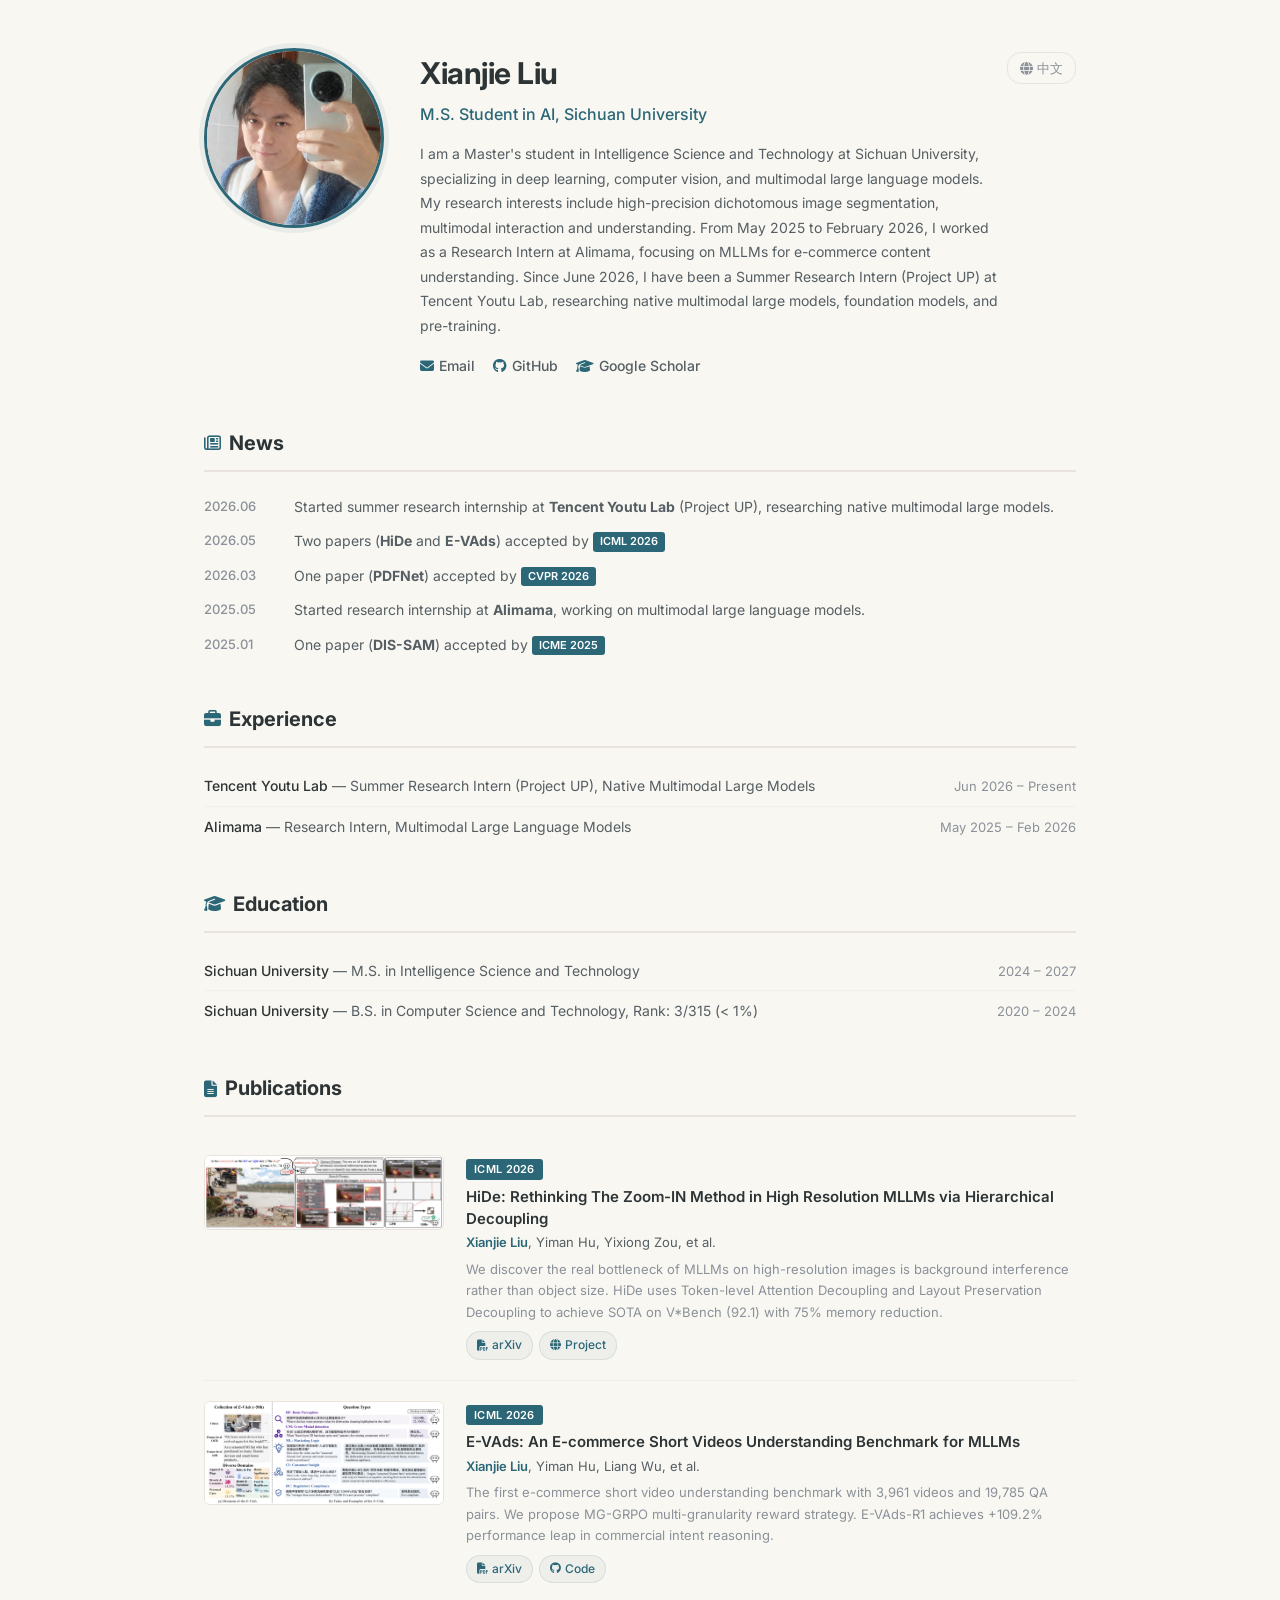
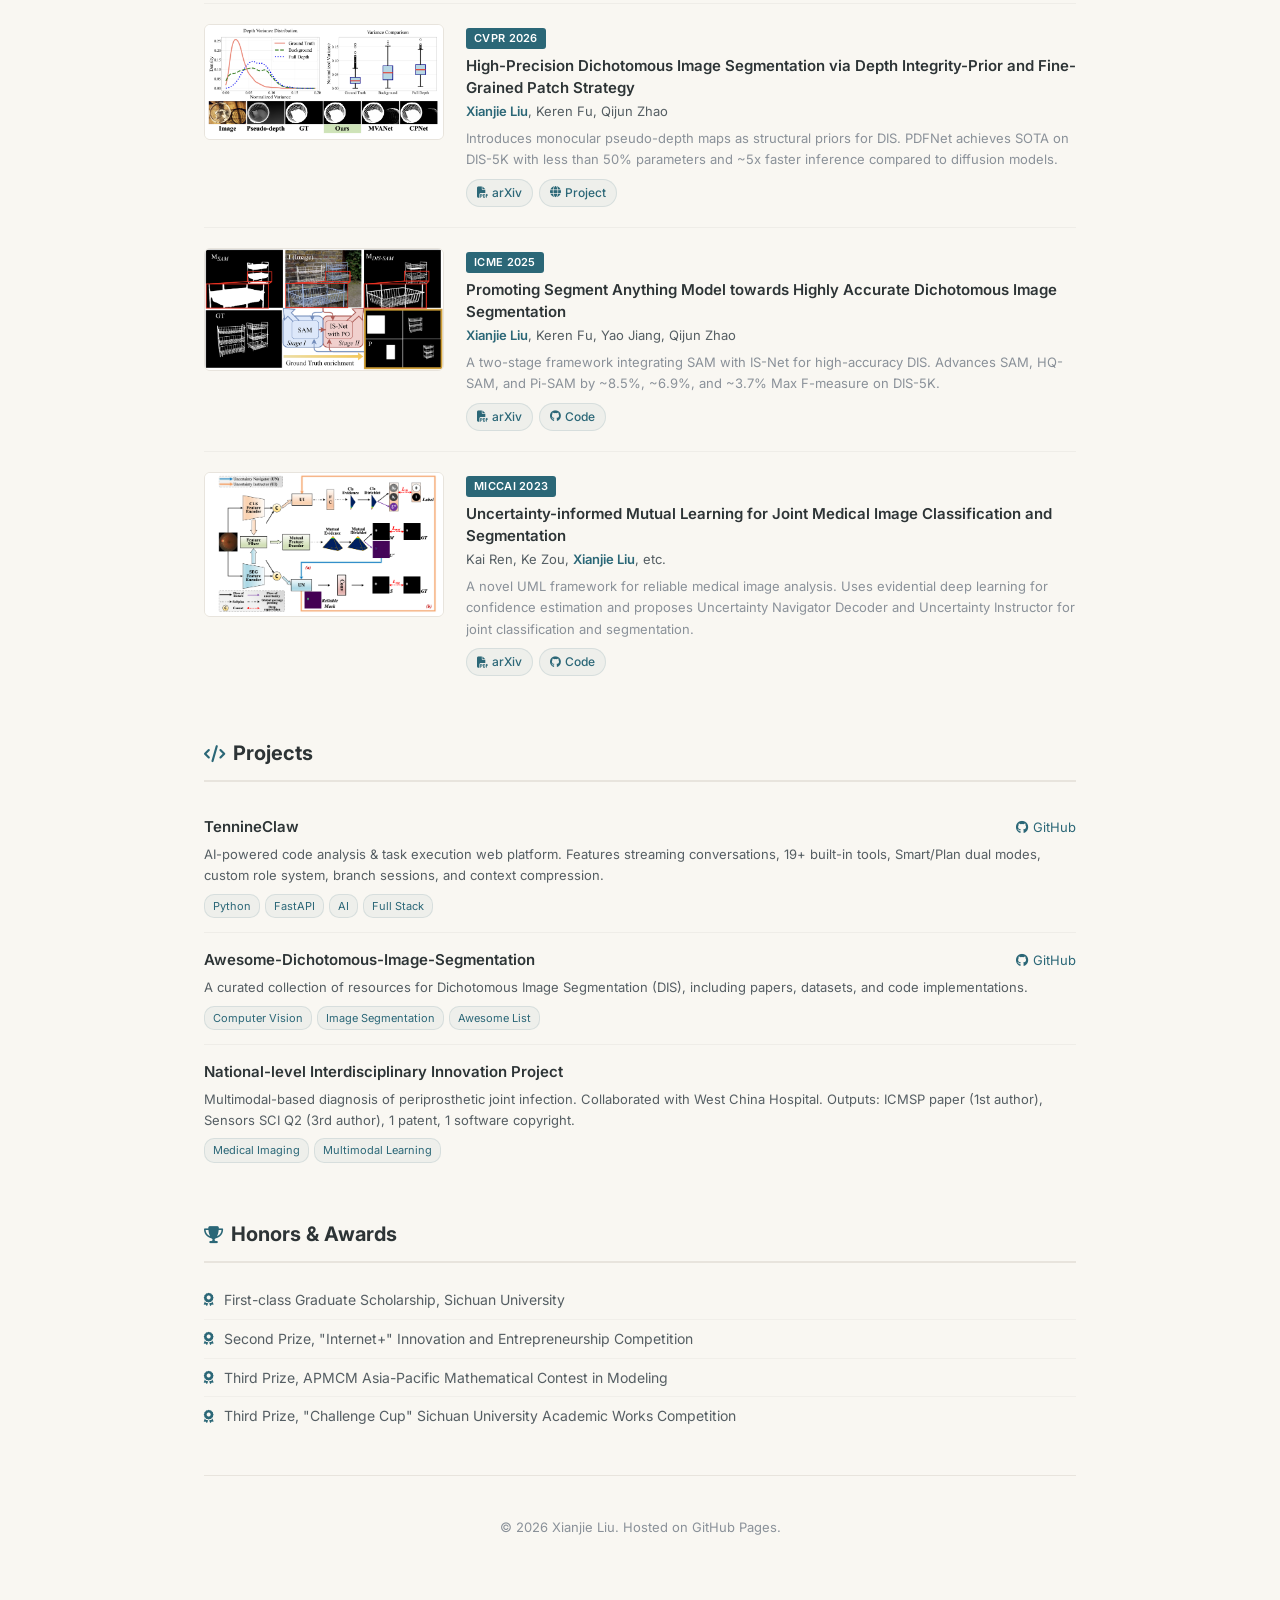
<file: index.html>
<!DOCTYPE html>
<html lang="en">
<head>
    <meta charset="UTF-8">
    <meta name="viewport" content="width=device-width, initial-scale=1.0">
    <title>Xianjie Liu | M.S. Student in AI</title>
    <link rel="stylesheet" href="style.css">
    <link href="https://fonts.googleapis.com/css2?family=Inter:wght@300;400;500;600;700&display=swap" rel="stylesheet">
    <link rel="stylesheet" href="https://cdnjs.cloudflare.com/ajax/libs/font-awesome/6.4.0/css/all.min.css">
</head>
<body>
    <div class="page">

        <!-- Language Switch -->
        <a href="index_zh.html" class="lang-switch">
            <i class="fas fa-globe"></i> 中文
        </a>

        <!-- Bio -->
        <div class="bio">
            <img src="05d421fe-8522-491f-8809-6c3c05e2db90.png" alt="Xianjie Liu" class="bio-photo" width="180" height="180">
            <div class="bio-info">
                <h1 class="bio-name">Xianjie Liu</h1>
                <p class="bio-title">M.S. Student in AI, Sichuan University</p>
                <p class="bio-desc">
                    I am a Master's student in Intelligence Science and Technology at Sichuan University, specializing in deep learning, computer vision, and multimodal large language models. My research interests include high-precision dichotomous image segmentation, multimodal interaction and understanding. From May 2025 to February 2026, I worked as a Research Intern at Alimama, focusing on MLLMs for e-commerce content understanding. Since June 2026, I have been a Summer Research Intern (Project UP) at Tencent Youtu Lab, researching native multimodal large models, foundation models, and pre-training.
                </p>
                <div class="bio-links">
                    <a href="mailto:liuxianjie.scu@vip.163.com"><i class="fas fa-envelope"></i> Email</a>
                    <a href="https://github.com/Tennine2077" target="_blank"><i class="fab fa-github"></i> GitHub</a>
                    <a href="https://scholar.google.com/" target="_blank"><i class="fas fa-graduation-cap"></i> Google Scholar</a>
                </div>
            </div>
        </div>

        <!-- News -->
        <div class="section">
            <h2 class="section-title"><i class="far fa-newspaper"></i> News</h2>
            <ul class="news-list">
                <li>
                    <span class="news-date">2026.06</span>
                    <span>Started summer research internship at <strong>Tencent Youtu Lab</strong> (Project UP), researching native multimodal large models.</span>
                </li>
                <li>
                    <span class="news-date">2026.05</span>
                    <span>Two papers (<strong>HiDe</strong> and <strong>E-VAds</strong>) accepted by <span class="news-badge">ICML 2026</span></span>
                </li>
                <li>
                    <span class="news-date">2026.03</span>
                    <span>One paper (<strong>PDFNet</strong>) accepted by <span class="news-badge">CVPR 2026</span></span>
                </li>
                <li>
                    <span class="news-date">2025.05</span>
                    <span>Started research internship at <strong>Alimama</strong>, working on multimodal large language models.</span>
                </li>
                <li>
                    <span class="news-date">2025.01</span>
                    <span>One paper (<strong>DIS-SAM</strong>) accepted by <span class="news-badge">ICME 2025</span></span>
                </li>
            </ul>
        </div>

        <!-- Experience -->
        <div class="section">
            <h2 class="section-title"><i class="fas fa-briefcase"></i> Experience</h2>
            <div class="exp-item">
                <div class="exp-role">Tencent Youtu Lab <span>— Summer Research Intern (Project UP), Native Multimodal Large Models</span></div>
                <div class="exp-date">Jun 2026 – Present</div>
            </div>
            <div class="exp-item">
                <div class="exp-role">Alimama <span>— Research Intern, Multimodal Large Language Models</span></div>
                <div class="exp-date">May 2025 – Feb 2026</div>
            </div>
        </div>

        <!-- Education -->
        <div class="section">
            <h2 class="section-title"><i class="fas fa-graduation-cap"></i> Education</h2>
            <div class="edu-item">
                <div class="edu-degree">Sichuan University <span>— M.S. in Intelligence Science and Technology</span></div>
                <div class="edu-date">2024 – 2027</div>
            </div>
            <div class="edu-item">
                <div class="edu-degree">Sichuan University <span>— B.S. in Computer Science and Technology, Rank: 3/315 (&lt; 1%)</span></div>
                <div class="edu-date">2020 – 2024</div>
            </div>
        </div>

        <!-- Publications -->
        <div class="section">
            <h2 class="section-title"><i class="fas fa-file-alt"></i> Publications</h2>

            <!-- HiDe -->
            <div class="pub-item">
                <div class="pub-thumb">
                    <img src="HiDe.png" alt="HiDe">
                </div>
                <div class="pub-info">
                    <span class="pub-venue">ICML 2026</span>
                    <p class="pub-title">HiDe: Rethinking The Zoom-IN Method in High Resolution MLLMs via Hierarchical Decoupling</p>
                    <p class="pub-authors"><strong>Xianjie Liu</strong>, Yiman Hu, Yixiong Zou, et al.</p>
                    <p class="pub-desc">We discover the real bottleneck of MLLMs on high-resolution images is background interference rather than object size. HiDe uses Token-level Attention Decoupling and Layout Preservation Decoupling to achieve SOTA on V*Bench (92.1) with 75% memory reduction.</p>
                    <div class="pub-links">
                        <a href="https://arxiv.org/abs/2510.00054" target="_blank"><i class="fas fa-file-pdf"></i> arXiv</a>
                        <a href="https://tennine2077.github.io/HiDe.github.io/" target="_blank"><i class="fas fa-globe"></i> Project</a>
                    </div>
                </div>
            </div>

            <!-- E-VAds -->
            <div class="pub-item">
                <div class="pub-thumb">
                    <img src="E-VAds.png" alt="E-VAds">
                </div>
                <div class="pub-info">
                    <span class="pub-venue">ICML 2026</span>
                    <p class="pub-title">E-VAds: An E-commerce Short Videos Understanding Benchmark for MLLMs</p>
                    <p class="pub-authors"><strong>Xianjie Liu</strong>, Yiman Hu, Liang Wu, et al.</p>
                    <p class="pub-desc">The first e-commerce short video understanding benchmark with 3,961 videos and 19,785 QA pairs. We propose MG-GRPO multi-granularity reward strategy. E-VAds-R1 achieves +109.2% performance leap in commercial intent reasoning.</p>
                    <div class="pub-links">
                        <a href="https://arxiv.org/abs/2602.08355" target="_blank"><i class="fas fa-file-pdf"></i> arXiv</a>
                        <a href="https://github.com/TaobaoTmall-AlgorithmProducts/E-VAds_Benchmark" target="_blank"><i class="fab fa-github"></i> Code</a>
                    </div>
                </div>
            </div>

            <!-- PDFNet -->
            <div class="pub-item">
                <div class="pub-thumb">
                    <img src="PDFNet.png" alt="PDFNet">
                </div>
                <div class="pub-info">
                    <span class="pub-venue">CVPR 2026</span>
                    <p class="pub-title">High-Precision Dichotomous Image Segmentation via Depth Integrity-Prior and Fine-Grained Patch Strategy</p>
                    <p class="pub-authors"><strong>Xianjie Liu</strong>, Keren Fu, Qijun Zhao</p>
                    <p class="pub-desc">Introduces monocular pseudo-depth maps as structural priors for DIS. PDFNet achieves SOTA on DIS-5K with less than 50% parameters and ~5x faster inference compared to diffusion models.</p>
                    <div class="pub-links">
                        <a href="https://arxiv.org/abs/2503.06100" target="_blank"><i class="fas fa-file-pdf"></i> arXiv</a>
                        <a href="https://tennine2077.github.io/PDFNet.github.io/" target="_blank"><i class="fas fa-globe"></i> Project</a>
                    </div>
                </div>
            </div>

            <!-- DIS-SAM -->
            <div class="pub-item">
                <div class="pub-thumb">
                    <img src="DIS-SAM.png" alt="DIS-SAM">
                </div>
                <div class="pub-info">
                    <span class="pub-venue">ICME 2025</span>
                    <p class="pub-title">Promoting Segment Anything Model towards Highly Accurate Dichotomous Image Segmentation</p>
                    <p class="pub-authors"><strong>Xianjie Liu</strong>, Keren Fu, Yao Jiang, Qijun Zhao</p>
                    <p class="pub-desc">A two-stage framework integrating SAM with IS-Net for high-accuracy DIS. Advances SAM, HQ-SAM, and Pi-SAM by ~8.5%, ~6.9%, and ~3.7% Max F-measure on DIS-5K.</p>
                    <div class="pub-links">
                        <a href="https://arxiv.org/abs/2401.00248" target="_blank"><i class="fas fa-file-pdf"></i> arXiv</a>
                        <a href="https://github.com/Tennine2077/DIS-SAM" target="_blank"><i class="fab fa-github"></i> Code</a>
                    </div>
                </div>
            </div>

            <!-- UML -->
            <div class="pub-item">
                <div class="pub-thumb"><img src="UML.png" alt="UML"></div>
                <div class="pub-info">
                    <span class="pub-venue">MICCAI 2023</span>
                    <p class="pub-title">Uncertainty-informed Mutual Learning for Joint Medical Image Classification and Segmentation</p>
                    <p class="pub-authors">Kai Ren, Ke Zou, <strong>Xianjie Liu</strong>, etc.</p>
                    <p class="pub-desc">A novel UML framework for reliable medical image analysis. Uses evidential deep learning for confidence estimation and proposes Uncertainty Navigator Decoder and Uncertainty Instructor for joint classification and segmentation.</p>
                    <div class="pub-links">
                        <a href="https://arxiv.org/abs/2303.10049" target="_blank"><i class="fas fa-file-pdf"></i> arXiv</a>
                        <a href="https://github.com/KarryRen/UML" target="_blank"><i class="fab fa-github"></i> Code</a>
                    </div>
                </div>
            </div>
        </div>

        <!-- Projects -->
        <div class="section">
            <h2 class="section-title"><i class="fas fa-code"></i> Projects</h2>

            <div class="proj-item">
                <div class="proj-header">
                    <h3>TennineClaw</h3>
                    <a href="https://github.com/Tennine2077/TennineClaw" target="_blank" style="font-size: 13px;"><i class="fab fa-github"></i> GitHub</a>
                </div>
                <p class="proj-desc">AI-powered code analysis & task execution web platform. Features streaming conversations, 19+ built-in tools, Smart/Plan dual modes, custom role system, branch sessions, and context compression.</p>
                <div class="proj-tags">
                    <span>Python</span><span>FastAPI</span><span>AI</span><span>Full Stack</span>
                </div>
            </div>

            <div class="proj-item">
                <div class="proj-header">
                    <h3>Awesome-Dichotomous-Image-Segmentation</h3>
                    <a href="https://github.com/Tennine2077/Awesome-Dichotomous-Image-Segmentation" target="_blank" style="font-size: 13px;"><i class="fab fa-github"></i> GitHub</a>
                </div>
                <p class="proj-desc">A curated collection of resources for Dichotomous Image Segmentation (DIS), including papers, datasets, and code implementations.</p>
                <div class="proj-tags">
                    <span>Computer Vision</span><span>Image Segmentation</span><span>Awesome List</span>
                </div>
            </div>

            <div class="proj-item">
                <div class="proj-header">
                    <h3>National-level Interdisciplinary Innovation Project</h3>
                </div>
                <p class="proj-desc">Multimodal-based diagnosis of periprosthetic joint infection. Collaborated with West China Hospital. Outputs: ICMSP paper (1st author), Sensors SCI Q2 (3rd author), 1 patent, 1 software copyright.</p>
                <div class="proj-tags">
                    <span>Medical Imaging</span><span>Multimodal Learning</span>
                </div>
            </div>
        </div>

        <!-- Honors -->
        <div class="section">
            <h2 class="section-title"><i class="fas fa-trophy"></i> Honors & Awards</h2>
            <ul class="honor-list">
                <li><i class="fas fa-award"></i> First-class Graduate Scholarship, Sichuan University</li>
                <li><i class="fas fa-award"></i> Second Prize, "Internet+" Innovation and Entrepreneurship Competition</li>
                <li><i class="fas fa-award"></i> Third Prize, APMCM Asia-Pacific Mathematical Contest in Modeling</li>
                <li><i class="fas fa-award"></i> Third Prize, "Challenge Cup" Sichuan University Academic Works Competition</li>
            </ul>
        </div>

        <!-- Footer -->
        <footer class="footer">
            <p>&copy; 2026 Xianjie Liu. Hosted on GitHub Pages.</p>
        </footer>

    </div>
</body>
</html>
</file>
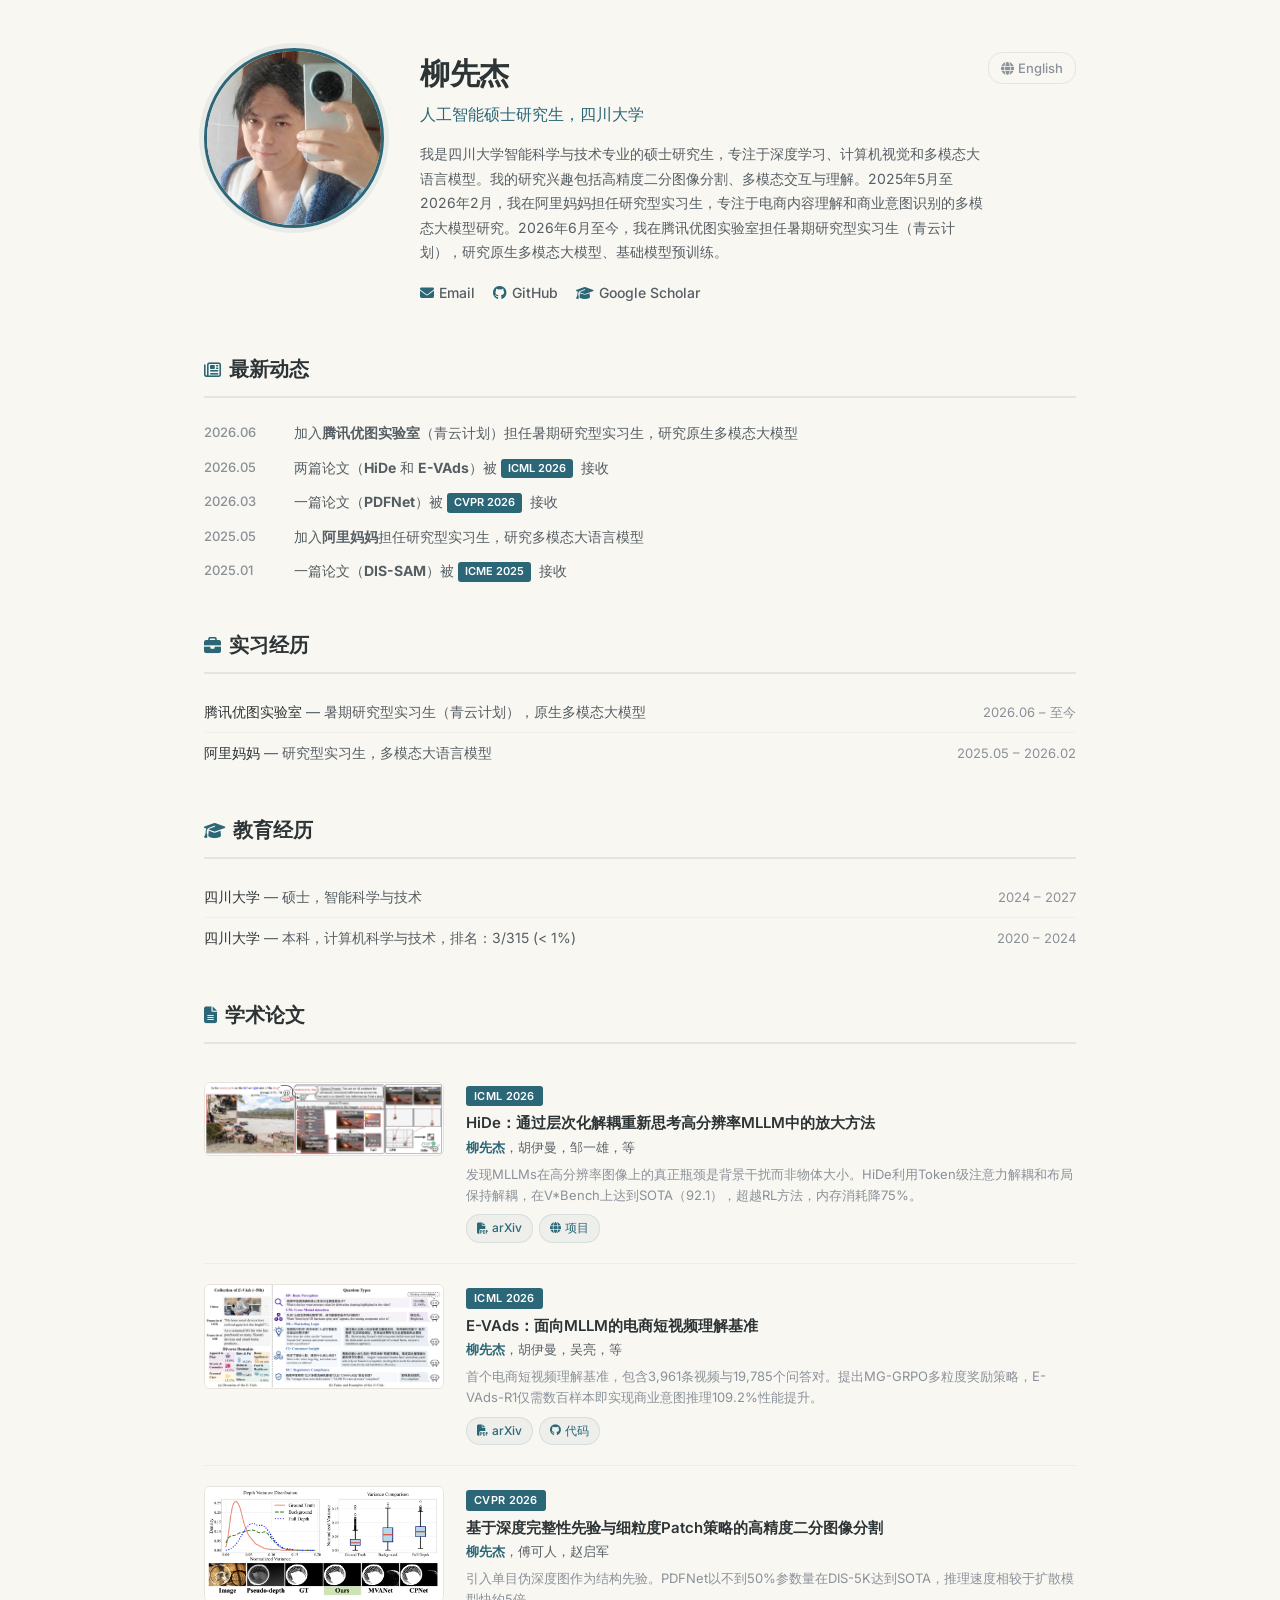
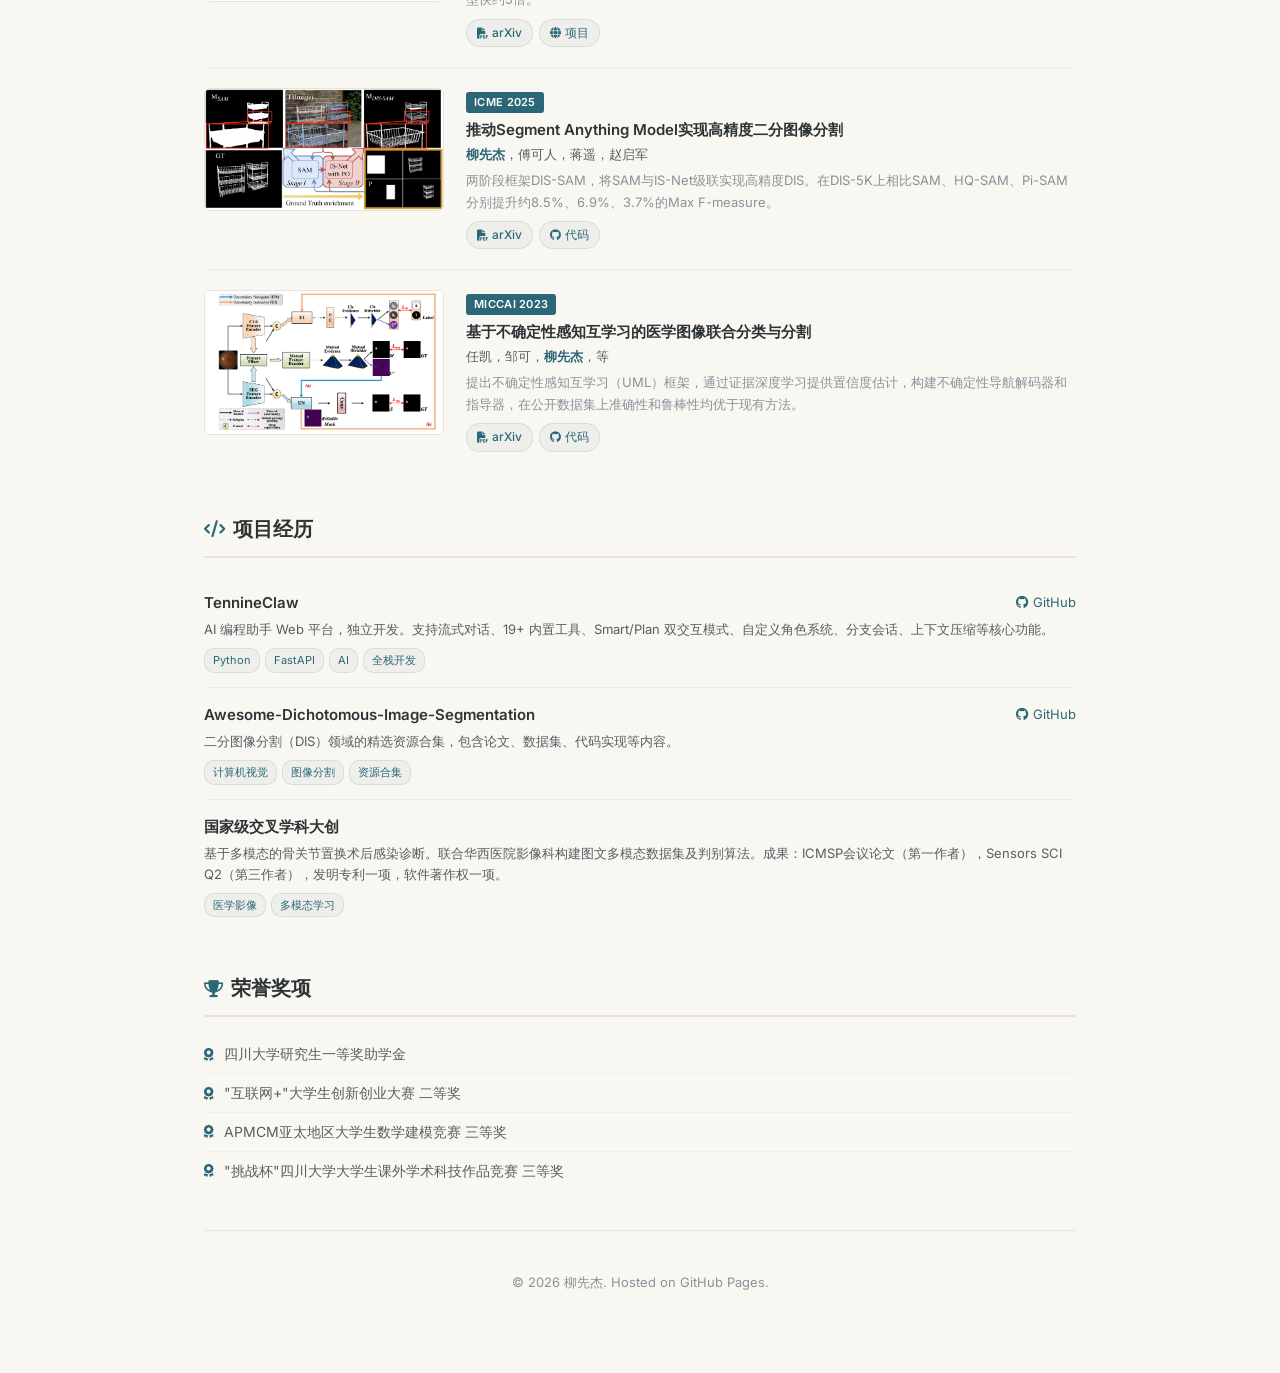
<file: index_zh.html>
<!DOCTYPE html>
<html lang="zh-CN">
<head>
    <meta charset="UTF-8">
    <meta name="viewport" content="width=device-width, initial-scale=1.0">
    <title>柳先杰 | 人工智能硕士研究生</title>
    <link rel="stylesheet" href="style.css">
    <link href="https://fonts.googleapis.com/css2?family=Inter:wght@300;400;500;600;700&display=swap" rel="stylesheet">
    <link rel="stylesheet" href="https://cdnjs.cloudflare.com/ajax/libs/font-awesome/6.4.0/css/all.min.css">
</head>
<body>
    <div class="page">

        <!-- Language Switch -->
        <a href="index.html" class="lang-switch">
            <i class="fas fa-globe"></i> English
        </a>

        <!-- Bio -->
        <div class="bio">
            <img src="05d421fe-8522-491f-8809-6c3c05e2db90.png" alt="柳先杰" class="bio-photo" width="180" height="180">
            <div class="bio-info">
                <h1 class="bio-name">柳先杰</h1>
                <p class="bio-title">人工智能硕士研究生，四川大学</p>
                <p class="bio-desc">
                    我是四川大学智能科学与技术专业的硕士研究生，专注于深度学习、计算机视觉和多模态大语言模型。我的研究兴趣包括高精度二分图像分割、多模态交互与理解。2025年5月至2026年2月，我在阿里妈妈担任研究型实习生，专注于电商内容理解和商业意图识别的多模态大模型研究。2026年6月至今，我在腾讯优图实验室担任暑期研究型实习生（青云计划），研究原生多模态大模型、基础模型预训练。
                </p>
                <div class="bio-links">
                    <a href="mailto:liuxianjie.scu@vip.163.com"><i class="fas fa-envelope"></i> Email</a>
                    <a href="https://github.com/Tennine2077" target="_blank"><i class="fab fa-github"></i> GitHub</a>
                    <a href="https://scholar.google.com/" target="_blank"><i class="fas fa-graduation-cap"></i> Google Scholar</a>
                </div>
            </div>
        </div>

        <!-- News -->
        <div class="section">
            <h2 class="section-title"><i class="far fa-newspaper"></i> 最新动态</h2>
            <ul class="news-list">
                <li>
                    <span class="news-date">2026.06</span>
                    <span>加入<strong>腾讯优图实验室</strong>（青云计划）担任暑期研究型实习生，研究原生多模态大模型</span>
                </li>
                <li>
                    <span class="news-date">2026.05</span>
                    <span>两篇论文（<strong>HiDe</strong> 和 <strong>E-VAds</strong>）被 <span class="news-badge">ICML 2026</span> 接收</span>
                </li>
                <li>
                    <span class="news-date">2026.03</span>
                    <span>一篇论文（<strong>PDFNet</strong>）被 <span class="news-badge">CVPR 2026</span> 接收</span>
                </li>
                <li>
                    <span class="news-date">2025.05</span>
                    <span>加入<strong>阿里妈妈</strong>担任研究型实习生，研究多模态大语言模型</span>
                </li>
                <li>
                    <span class="news-date">2025.01</span>
                    <span>一篇论文（<strong>DIS-SAM</strong>）被 <span class="news-badge">ICME 2025</span> 接收</span>
                </li>
            </ul>
        </div>

        <!-- Experience -->
        <div class="section">
            <h2 class="section-title"><i class="fas fa-briefcase"></i> 实习经历</h2>
            <div class="exp-item">
                <div class="exp-role">腾讯优图实验室 <span>— 暑期研究型实习生（青云计划），原生多模态大模型</span></div>
                <div class="exp-date">2026.06 – 至今</div>
            </div>
            <div class="exp-item">
                <div class="exp-role">阿里妈妈 <span>— 研究型实习生，多模态大语言模型</span></div>
                <div class="exp-date">2025.05 – 2026.02</div>
            </div>
        </div>

        <!-- Education -->
        <div class="section">
            <h2 class="section-title"><i class="fas fa-graduation-cap"></i> 教育经历</h2>
            <div class="edu-item">
                <div class="edu-degree">四川大学 <span>— 硕士，智能科学与技术</span></div>
                <div class="edu-date">2024 – 2027</div>
            </div>
            <div class="edu-item">
                <div class="edu-degree">四川大学 <span>— 本科，计算机科学与技术，排名：3/315 (&lt; 1%)</span></div>
                <div class="edu-date">2020 – 2024</div>
            </div>
        </div>

        <!-- Publications -->
        <div class="section">
            <h2 class="section-title"><i class="fas fa-file-alt"></i> 学术论文</h2>

            <!-- HiDe -->
            <div class="pub-item">
                <div class="pub-thumb">
                    <img src="HiDe.png" alt="HiDe">
                </div>
                <div class="pub-info">
                    <span class="pub-venue">ICML 2026</span>
                    <p class="pub-title">HiDe：通过层次化解耦重新思考高分辨率MLLM中的放大方法</p>
                    <p class="pub-authors"><strong>柳先杰</strong>，胡伊曼，邹一雄，等</p>
                    <p class="pub-desc">发现MLLMs在高分辨率图像上的真正瓶颈是背景干扰而非物体大小。HiDe利用Token级注意力解耦和布局保持解耦，在V*Bench上达到SOTA（92.1），超越RL方法，内存消耗降75%。</p>
                    <div class="pub-links">
                        <a href="https://arxiv.org/abs/2510.00054" target="_blank"><i class="fas fa-file-pdf"></i> arXiv</a>
                        <a href="https://tennine2077.github.io/HiDe.github.io/" target="_blank"><i class="fas fa-globe"></i> 项目</a>
                    </div>
                </div>
            </div>

            <!-- E-VAds -->
            <div class="pub-item">
                <div class="pub-thumb">
                    <img src="E-VAds.png" alt="E-VAds">
                </div>
                <div class="pub-info">
                    <span class="pub-venue">ICML 2026</span>
                    <p class="pub-title">E-VAds：面向MLLM的电商短视频理解基准</p>
                    <p class="pub-authors"><strong>柳先杰</strong>，胡伊曼，吴亮，等</p>
                    <p class="pub-desc">首个电商短视频理解基准，包含3,961条视频与19,785个问答对。提出MG-GRPO多粒度奖励策略，E-VAds-R1仅需数百样本即实现商业意图推理109.2%性能提升。</p>
                    <div class="pub-links">
                        <a href="https://arxiv.org/abs/2602.08355" target="_blank"><i class="fas fa-file-pdf"></i> arXiv</a>
                        <a href="https://github.com/TaobaoTmall-AlgorithmProducts/E-VAds_Benchmark" target="_blank"><i class="fab fa-github"></i> 代码</a>
                    </div>
                </div>
            </div>

            <!-- PDFNet -->
            <div class="pub-item">
                <div class="pub-thumb">
                    <img src="PDFNet.png" alt="PDFNet">
                </div>
                <div class="pub-info">
                    <span class="pub-venue">CVPR 2026</span>
                    <p class="pub-title">基于深度完整性先验与细粒度Patch策略的高精度二分图像分割</p>
                    <p class="pub-authors"><strong>柳先杰</strong>，傅可人，赵启军</p>
                    <p class="pub-desc">引入单目伪深度图作为结构先验。PDFNet以不到50%参数量在DIS-5K达到SOTA，推理速度相较于扩散模型快约5倍。</p>
                    <div class="pub-links">
                        <a href="https://arxiv.org/abs/2503.06100" target="_blank"><i class="fas fa-file-pdf"></i> arXiv</a>
                        <a href="https://tennine2077.github.io/PDFNet.github.io/" target="_blank"><i class="fas fa-globe"></i> 项目</a>
                    </div>
                </div>
            </div>

            <!-- DIS-SAM -->
            <div class="pub-item">
                <div class="pub-thumb">
                    <img src="DIS-SAM.png" alt="DIS-SAM">
                </div>
                <div class="pub-info">
                    <span class="pub-venue">ICME 2025</span>
                    <p class="pub-title">推动Segment Anything Model实现高精度二分图像分割</p>
                    <p class="pub-authors"><strong>柳先杰</strong>，傅可人，蒋遥，赵启军</p>
                    <p class="pub-desc">两阶段框架DIS-SAM，将SAM与IS-Net级联实现高精度DIS。在DIS-5K上相比SAM、HQ-SAM、Pi-SAM分别提升约8.5%、6.9%、3.7%的Max F-measure。</p>
                    <div class="pub-links">
                        <a href="https://arxiv.org/abs/2401.00248" target="_blank"><i class="fas fa-file-pdf"></i> arXiv</a>
                        <a href="https://github.com/Tennine2077/DIS-SAM" target="_blank"><i class="fab fa-github"></i> 代码</a>
                    </div>
                </div>
            </div>

            <!-- UML -->
            <div class="pub-item">
                <div class="pub-thumb"><img src="UML.png" alt="UML"></div>
                <div class="pub-info">
                    <span class="pub-venue">MICCAI 2023</span>
                    <p class="pub-title">基于不确定性感知互学习的医学图像联合分类与分割</p>
                    <p class="pub-authors">任凯，邹可，<strong>柳先杰</strong>，等</p>
                    <p class="pub-desc">提出不确定性感知互学习（UML）框架，通过证据深度学习提供置信度估计，构建不确定性导航解码器和指导器，在公开数据集上准确性和鲁棒性均优于现有方法。</p>
                    <div class="pub-links">
                        <a href="https://arxiv.org/abs/2303.10049" target="_blank"><i class="fas fa-file-pdf"></i> arXiv</a>
                        <a href="https://github.com/KarryRen/UML" target="_blank"><i class="fab fa-github"></i> 代码</a>
                    </div>
                </div>
            </div>
        </div>

        <!-- Projects -->
        <div class="section">
            <h2 class="section-title"><i class="fas fa-code"></i> 项目经历</h2>

            <div class="proj-item">
                <div class="proj-header">
                    <h3>TennineClaw</h3>
                    <a href="https://github.com/Tennine2077/TennineClaw" target="_blank" style="font-size: 13px;"><i class="fab fa-github"></i> GitHub</a>
                </div>
                <p class="proj-desc">AI 编程助手 Web 平台，独立开发。支持流式对话、19+ 内置工具、Smart/Plan 双交互模式、自定义角色系统、分支会话、上下文压缩等核心功能。</p>
                <div class="proj-tags">
                    <span>Python</span><span>FastAPI</span><span>AI</span><span>全栈开发</span>
                </div>
            </div>

            <div class="proj-item">
                <div class="proj-header">
                    <h3>Awesome-Dichotomous-Image-Segmentation</h3>
                    <a href="https://github.com/Tennine2077/Awesome-Dichotomous-Image-Segmentation" target="_blank" style="font-size: 13px;"><i class="fab fa-github"></i> GitHub</a>
                </div>
                <p class="proj-desc">二分图像分割（DIS）领域的精选资源合集，包含论文、数据集、代码实现等内容。</p>
                <div class="proj-tags">
                    <span>计算机视觉</span><span>图像分割</span><span>资源合集</span>
                </div>
            </div>

            <div class="proj-item">
                <div class="proj-header">
                    <h3>国家级交叉学科大创</h3>
                </div>
                <p class="proj-desc">基于多模态的骨关节置换术后感染诊断。联合华西医院影像科构建图文多模态数据集及判别算法。成果：ICMSP会议论文（第一作者），Sensors SCI Q2（第三作者），发明专利一项，软件著作权一项。</p>
                <div class="proj-tags">
                    <span>医学影像</span><span>多模态学习</span>
                </div>
            </div>
        </div>

        <!-- Honors -->
        <div class="section">
            <h2 class="section-title"><i class="fas fa-trophy"></i> 荣誉奖项</h2>
            <ul class="honor-list">
                <li><i class="fas fa-award"></i> 四川大学研究生一等奖助学金</li>
                <li><i class="fas fa-award"></i> "互联网+"大学生创新创业大赛 二等奖</li>
                <li><i class="fas fa-award"></i> APMCM亚太地区大学生数学建模竞赛 三等奖</li>
                <li><i class="fas fa-award"></i> "挑战杯"四川大学大学生课外学术科技作品竞赛 三等奖</li>
            </ul>
        </div>

        <!-- Footer -->
        <footer class="footer">
            <p>&copy; 2026 柳先杰. Hosted on GitHub Pages.</p>
        </footer>

    </div>
</body>
</html>
</file>
<file: style.css>
/* ===== Warm Academic Theme — Single Column Layout ===== */

:root {
    --bg: #f9f7f2;
    --bg-card: #ffffff;
    --accent: #2b6777;
    --accent-lt: #52ab98;
    --accent-bg: rgba(43, 103, 119, 0.05);
    --accent-border: rgba(43, 103, 119, 0.12);
    --text: #2d3436;
    --text-sec: #555e63;
    --text-tert: #8a9199;
    --border: #e8e4dd;
    --radius: 6px;
    --transition: 0.2s ease;
    --page-width: 920px;
}

/* ===== Reset ===== */
*, *::before, *::after {
    margin: 0;
    padding: 0;
    box-sizing: border-box;
}

html { scroll-behavior: smooth; }

body {
    font-family: 'Inter', -apple-system, BlinkMacSystemFont, 'Segoe UI', Roboto, sans-serif;
    background: var(--bg);
    color: var(--text);
    line-height: 1.7;
    font-size: 15px;
    -webkit-font-smoothing: antialiased;
}

a { color: var(--accent); text-decoration: none; transition: color var(--transition); }
a:hover { color: var(--accent-lt); }

img { max-width: 100%; height: auto; }

/* ===== Page Container ===== */
.page {
    max-width: var(--page-width);
    margin: 0 auto;
    padding: 48px 24px 60px;
}

/* ===== Header / Bio ===== */
.bio {
    display: flex;
    gap: 36px;
    align-items: flex-start;
    margin-bottom: 48px;
}

.bio-photo {
    width: 180px;
    height: 180px;
    max-width: 180px;
    max-height: 180px;
    border-radius: 50%;
    object-fit: cover;
    flex-shrink: 0;
    border: 3px solid var(--accent);
    box-shadow: 0 0 0 5px rgba(43, 103, 119, 0.08);
}

.bio-info {
    flex: 1;
    min-width: 0;
}

.bio-name {
    font-size: 30px;
    font-weight: 700;
    color: var(--text);
    margin-bottom: 2px;
    letter-spacing: -0.5px;
}

.bio-title {
    font-size: 16px;
    color: var(--accent);
    font-weight: 500;
    margin-bottom: 14px;
}

.bio-desc {
    font-size: 14px;
    color: var(--text-sec);
    line-height: 1.75;
    margin-bottom: 16px;
}

.bio-links {
    display: flex;
    flex-wrap: wrap;
    gap: 8px 18px;
    font-size: 14px;
}

.bio-links a {
    display: inline-flex;
    align-items: center;
    gap: 5px;
    color: var(--text-sec);
    font-weight: 500;
}

.bio-links a:hover {
    color: var(--accent);
}

.bio-links a i {
    font-size: 14px;
    color: var(--accent);
}

/* Language switch in header */
.lang-switch {
    display: inline-flex;
    align-items: center;
    gap: 4px;
    font-size: 13px;
    color: var(--text-tert) !important;
    font-weight: 500;
    padding: 4px 12px;
    border-radius: 14px;
    border: 1px solid var(--border);
    transition: all var(--transition);
    float: right;
    margin-top: 4px;
}

.lang-switch:hover {
    color: var(--accent) !important;
    border-color: var(--accent-border);
    background: var(--accent-bg);
}

/* ===== Section ===== */
.section {
    margin-bottom: 40px;
}

.section-title {
    font-size: 20px;
    font-weight: 700;
    color: var(--text);
    margin-bottom: 18px;
    padding-bottom: 10px;
    border-bottom: 2px solid var(--border);
    display: flex;
    align-items: center;
    gap: 8px;
}

.section-title i {
    color: var(--accent);
    font-size: 17px;
}

/* ===== News ===== */
.news-list {
    list-style: none;
    font-size: 14px;
    color: var(--text-sec);
}

.news-list li {
    padding: 6px 0;
    display: flex;
    gap: 10px;
    line-height: 1.6;
}

.news-date {
    color: var(--text-tert);
    font-weight: 500;
    flex-shrink: 0;
    min-width: 80px;
    font-size: 13px;
}

.news-badge {
    display: inline-block;
    background: var(--accent);
    color: #fff;
    padding: 1px 7px;
    border-radius: 3px;
    font-size: 11px;
    font-weight: 600;
    margin-right: 4px;
    vertical-align: 1px;
}

/* ===== Publication Item — Left-Right Layout ===== */
.pub-item {
    display: flex;
    gap: 22px;
    padding: 20px 0;
    border-bottom: 1px solid rgba(0,0,0,0.04);
    transition: background var(--transition);
}

.pub-item:last-child {
    border-bottom: none;
}

.pub-item:hover {
    background: var(--accent-bg);
    margin-left: -12px;
    margin-right: -12px;
    padding-left: 12px;
    padding-right: 12px;
    border-radius: var(--radius);
}

.pub-thumb {
    width: 240px;
    max-width: 240px;
    flex-shrink: 0;
    overflow: hidden;
}

.pub-thumb img {
    width: 100%;
    border-radius: var(--radius);
    border: 1px solid var(--border);
    display: block;
    transition: transform 0.3s ease;
}

.pub-item:hover .pub-thumb img {
    transform: scale(1.02);
}

.pub-info {
    flex: 1;
    min-width: 0;
}

.pub-title {
    font-size: 15px;
    font-weight: 600;
    color: var(--text);
    margin-bottom: 4px;
    line-height: 1.45;
}

.pub-venue {
    display: inline-block;
    background: var(--accent);
    color: #fff;
    padding: 1px 8px;
    border-radius: 3px;
    font-size: 11px;
    font-weight: 600;
    margin-bottom: 6px;
    letter-spacing: 0.3px;
}

.pub-authors {
    font-size: 13px;
    color: var(--text-sec);
    margin-bottom: 6px;
    line-height: 1.5;
}

.pub-authors strong {
    color: var(--accent);
    font-weight: 600;
}

.pub-desc {
    font-size: 13px;
    color: var(--text-tert);
    line-height: 1.65;
    margin-bottom: 8px;
    display: -webkit-box;
    -webkit-line-clamp: 3;
    -webkit-box-orient: vertical;
    overflow: hidden;
}

.pub-links {
    display: flex;
    flex-wrap: wrap;
    gap: 6px;
}

.pub-links a {
    display: inline-flex;
    align-items: center;
    gap: 4px;
    font-size: 12px;
    font-weight: 500;
    color: var(--accent);
    padding: 3px 10px;
    border-radius: 14px;
    border: 1px solid var(--accent-border);
    background: var(--accent-bg);
    transition: all var(--transition);
}

.pub-links a:hover {
    background: var(--accent);
    color: #fff;
    border-color: var(--accent);
}

.pub-links a i {
    font-size: 11px;
}

/* ===== Experience ===== */
.exp-item {
    display: flex;
    justify-content: space-between;
    align-items: baseline;
    padding: 8px 0;
    font-size: 14px;
    border-bottom: 1px solid rgba(0,0,0,0.03);
}

.exp-item:last-child { border-bottom: none; }

.exp-role {
    color: var(--text);
    font-weight: 500;
}

.exp-role span {
    color: var(--text-sec);
    font-weight: 400;
}

.exp-date {
    color: var(--text-tert);
    font-size: 13px;
    flex-shrink: 0;
    margin-left: 16px;
}

/* ===== Education ===== */
.edu-item {
    display: flex;
    justify-content: space-between;
    align-items: baseline;
    padding: 8px 0;
    font-size: 14px;
    border-bottom: 1px solid rgba(0,0,0,0.03);
}

.edu-item:last-child { border-bottom: none; }

.edu-degree {
    color: var(--text);
    font-weight: 500;
}

.edu-degree span {
    color: var(--text-sec);
    font-weight: 400;
}

.edu-date {
    color: var(--text-tert);
    font-size: 13px;
    flex-shrink: 0;
    margin-left: 16px;
}

/* ===== Projects ===== */
.proj-item {
    padding: 14px 0;
    border-bottom: 1px solid rgba(0,0,0,0.04);
}

.proj-item:last-child { border-bottom: none; }

.proj-header {
    display: flex;
    justify-content: space-between;
    align-items: center;
    margin-bottom: 4px;
}

.proj-header h3 {
    font-size: 15px;
    font-weight: 600;
    color: var(--text);
}

.proj-desc {
    font-size: 13px;
    color: var(--text-sec);
    line-height: 1.6;
}

.proj-tags {
    display: flex;
    flex-wrap: wrap;
    gap: 5px;
    margin-top: 8px;
}

.proj-tags span {
    font-size: 11px;
    color: var(--accent);
    background: var(--accent-bg);
    border: 1px solid var(--accent-border);
    padding: 2px 8px;
    border-radius: 10px;
}

/* ===== Honors ===== */
.honor-list {
    list-style: none;
    font-size: 14px;
    color: var(--text-sec);
}

.honor-list li {
    padding: 7px 0;
    display: flex;
    align-items: center;
    gap: 10px;
    border-bottom: 1px solid rgba(0,0,0,0.03);
}

.honor-list li:last-child { border-bottom: none; }

.honor-list li i {
    color: var(--accent);
    font-size: 13px;
    flex-shrink: 0;
}

/* ===== Footer ===== */
.footer {
    text-align: center;
    padding: 40px 0 20px;
    color: var(--text-tert);
    font-size: 13px;
    border-top: 1px solid var(--border);
    margin-top: 20px;
}

/* ===== Responsive ===== */
@media (max-width: 768px) {
    .page { padding: 24px 16px 40px; }

    .bio {
        flex-direction: column;
        align-items: center;
        text-align: center;
        gap: 20px;
    }

    .bio-photo { width: 140px; height: 140px; }

    .bio-links { justify-content: center; }

    .lang-switch { float: none; margin-bottom: 12px; }

    .pub-item {
        flex-direction: column;
        gap: 12px;
    }

    .pub-thumb { width: 100%; }

    .exp-item, .edu-item {
        flex-direction: column;
        gap: 2px;
    }

    .exp-date, .edu-date {
        margin-left: 0;
    }
}

@media (max-width: 480px) {
    .bio-name { font-size: 24px; }
    .section-title { font-size: 18px; }
}

/* ===== Animations ===== */
@keyframes fadeUp {
    from { opacity: 0; transform: translateY(12px); }
    to { opacity: 1; transform: translateY(0); }
}

.bio {
    animation: fadeUp 0.4s ease forwards;
    animation-delay: 0.05s;
    opacity: 0;
}

.section {
    animation: fadeUp 0.4s ease forwards;
    opacity: 0;
}

.section:nth-of-type(1) { animation-delay: 0.1s; }
.section:nth-of-type(2) { animation-delay: 0.15s; }
.section:nth-of-type(3) { animation-delay: 0.2s; }
.section:nth-of-type(4) { animation-delay: 0.25s; }
.section:nth-of-type(5) { animation-delay: 0.3s; }
.section:nth-of-type(6) { animation-delay: 0.35s; }
.section:nth-of-type(7) { animation-delay: 0.4s; }
.section:nth-of-type(8) { animation-delay: 0.45s; }

/* ===== Scrollbar ===== */
::-webkit-scrollbar { width: 6px; }
::-webkit-scrollbar-track { background: transparent; }
::-webkit-scrollbar-thumb { background: var(--border); border-radius: 3px; }
::-webkit-scrollbar-thumb:hover { background: var(--text-tert); }

/* ===== Selection ===== */
::selection { background: rgba(43, 103, 119, 0.15); color: var(--text); }
</file>
